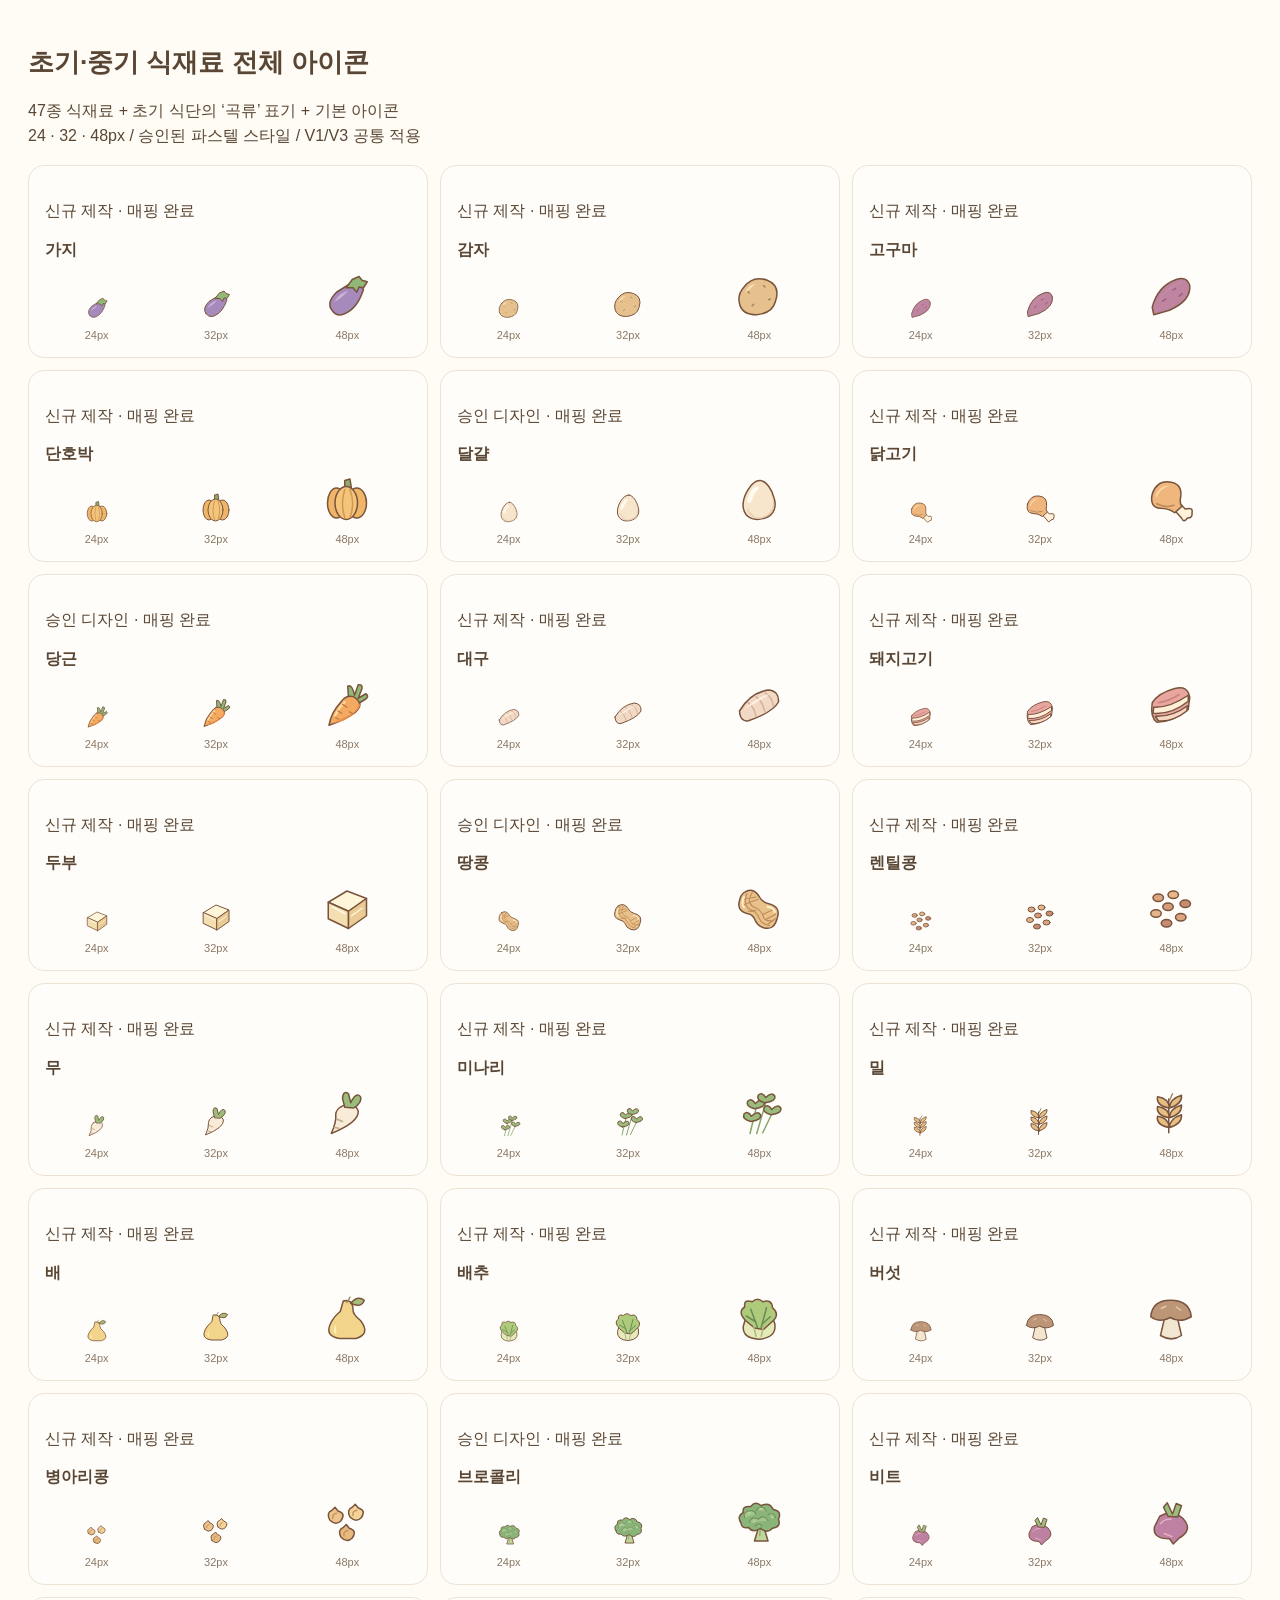
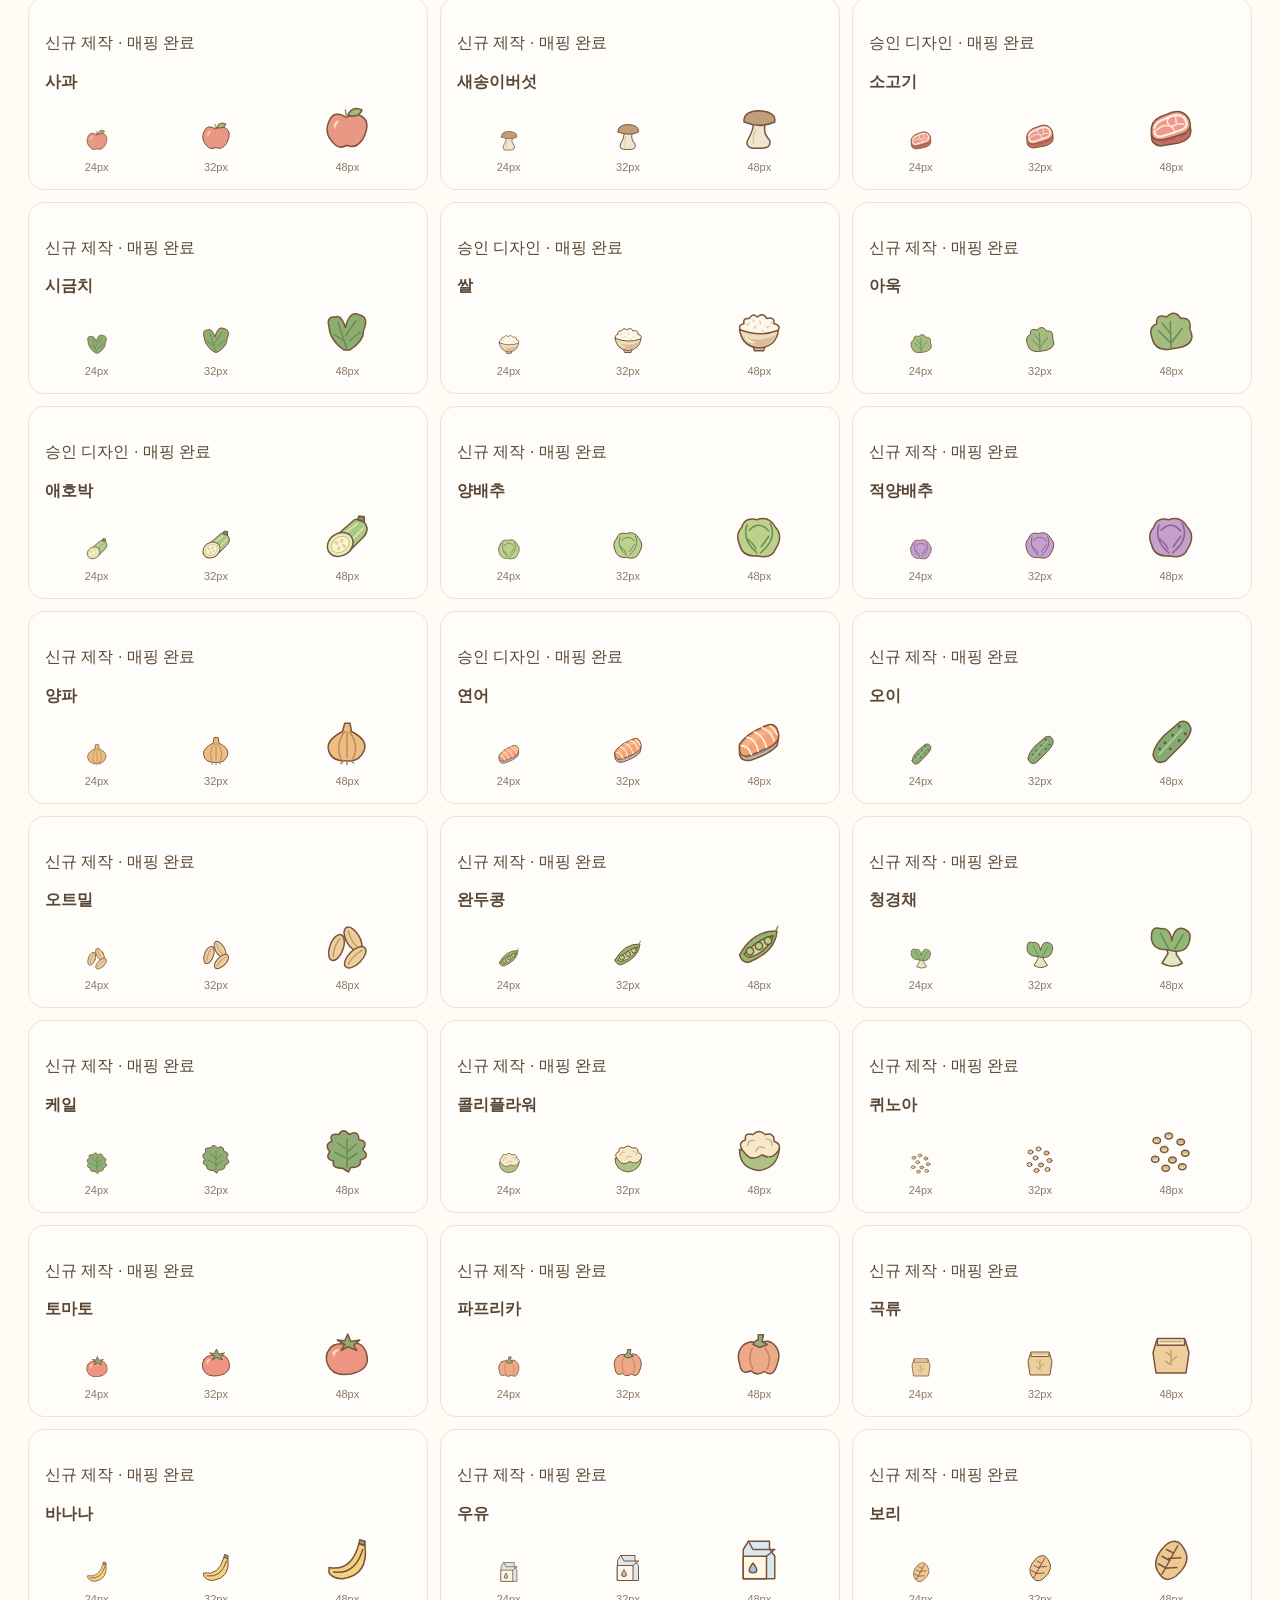
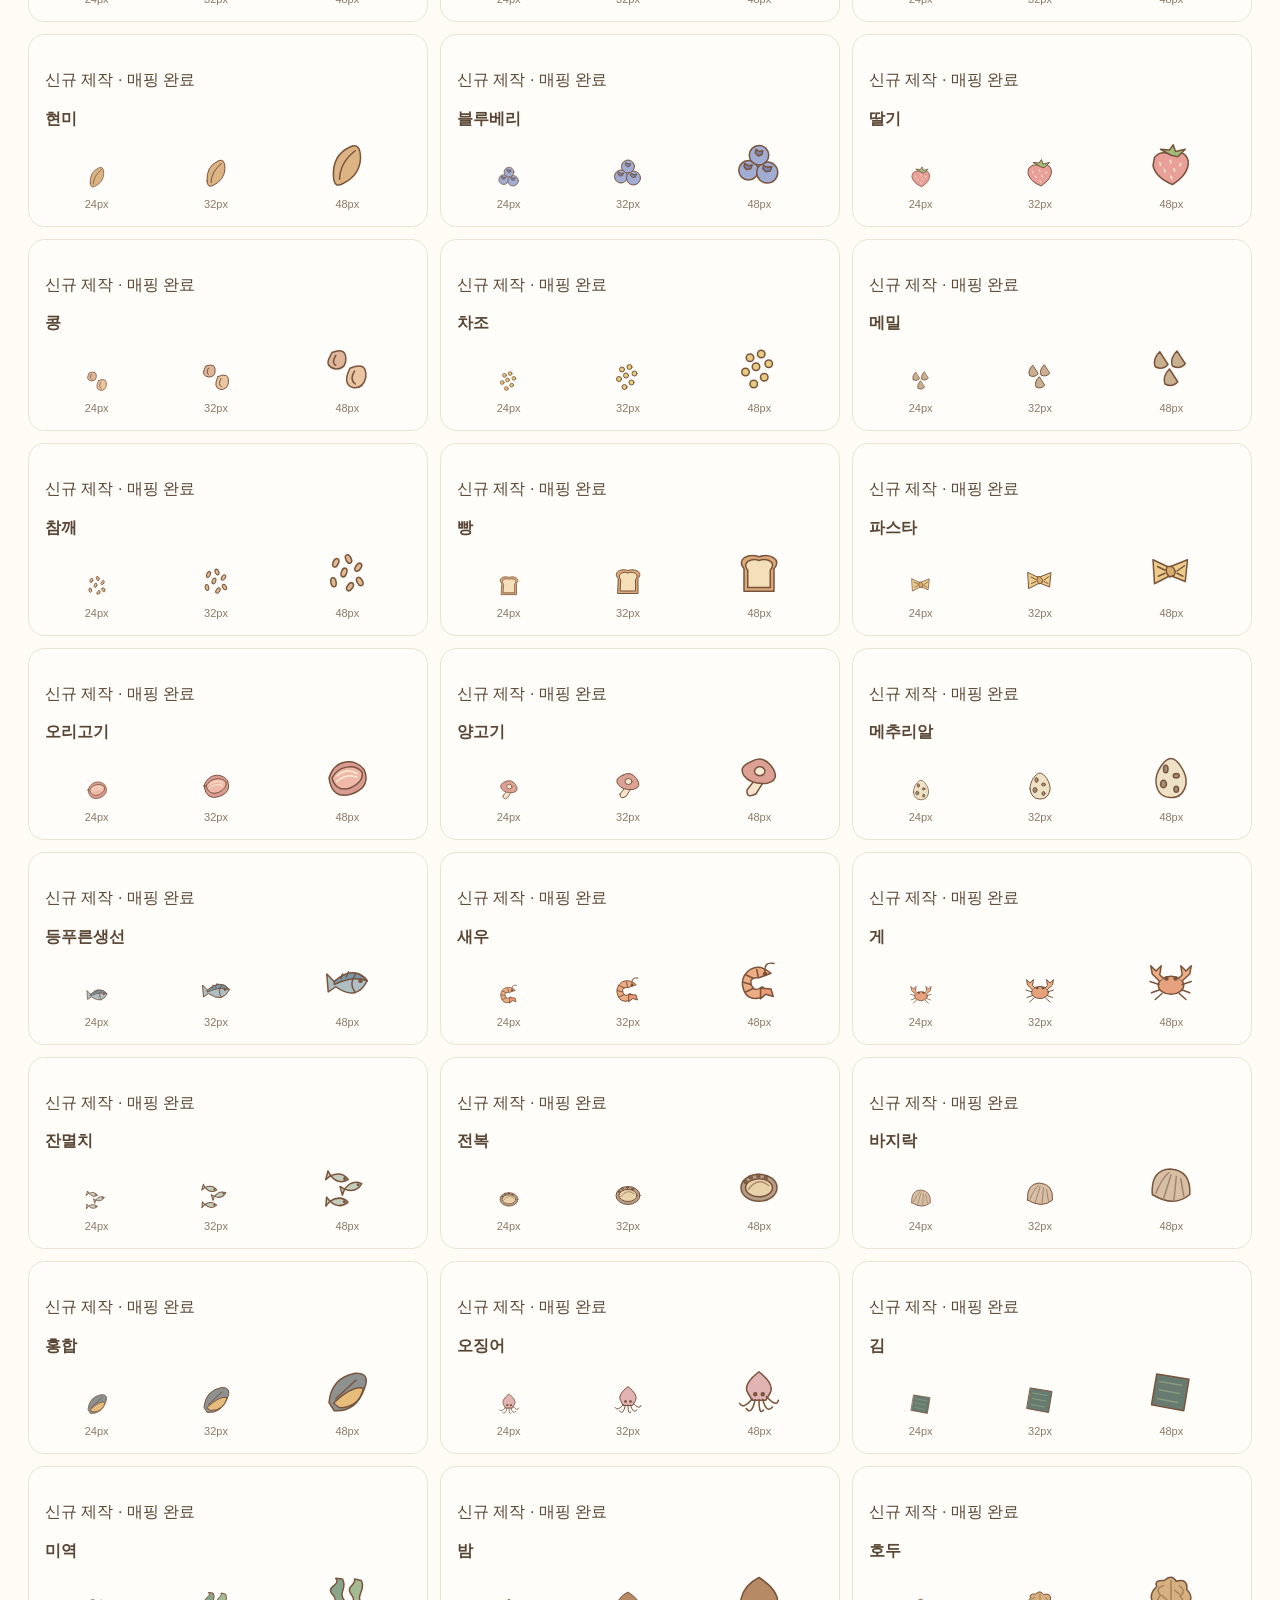
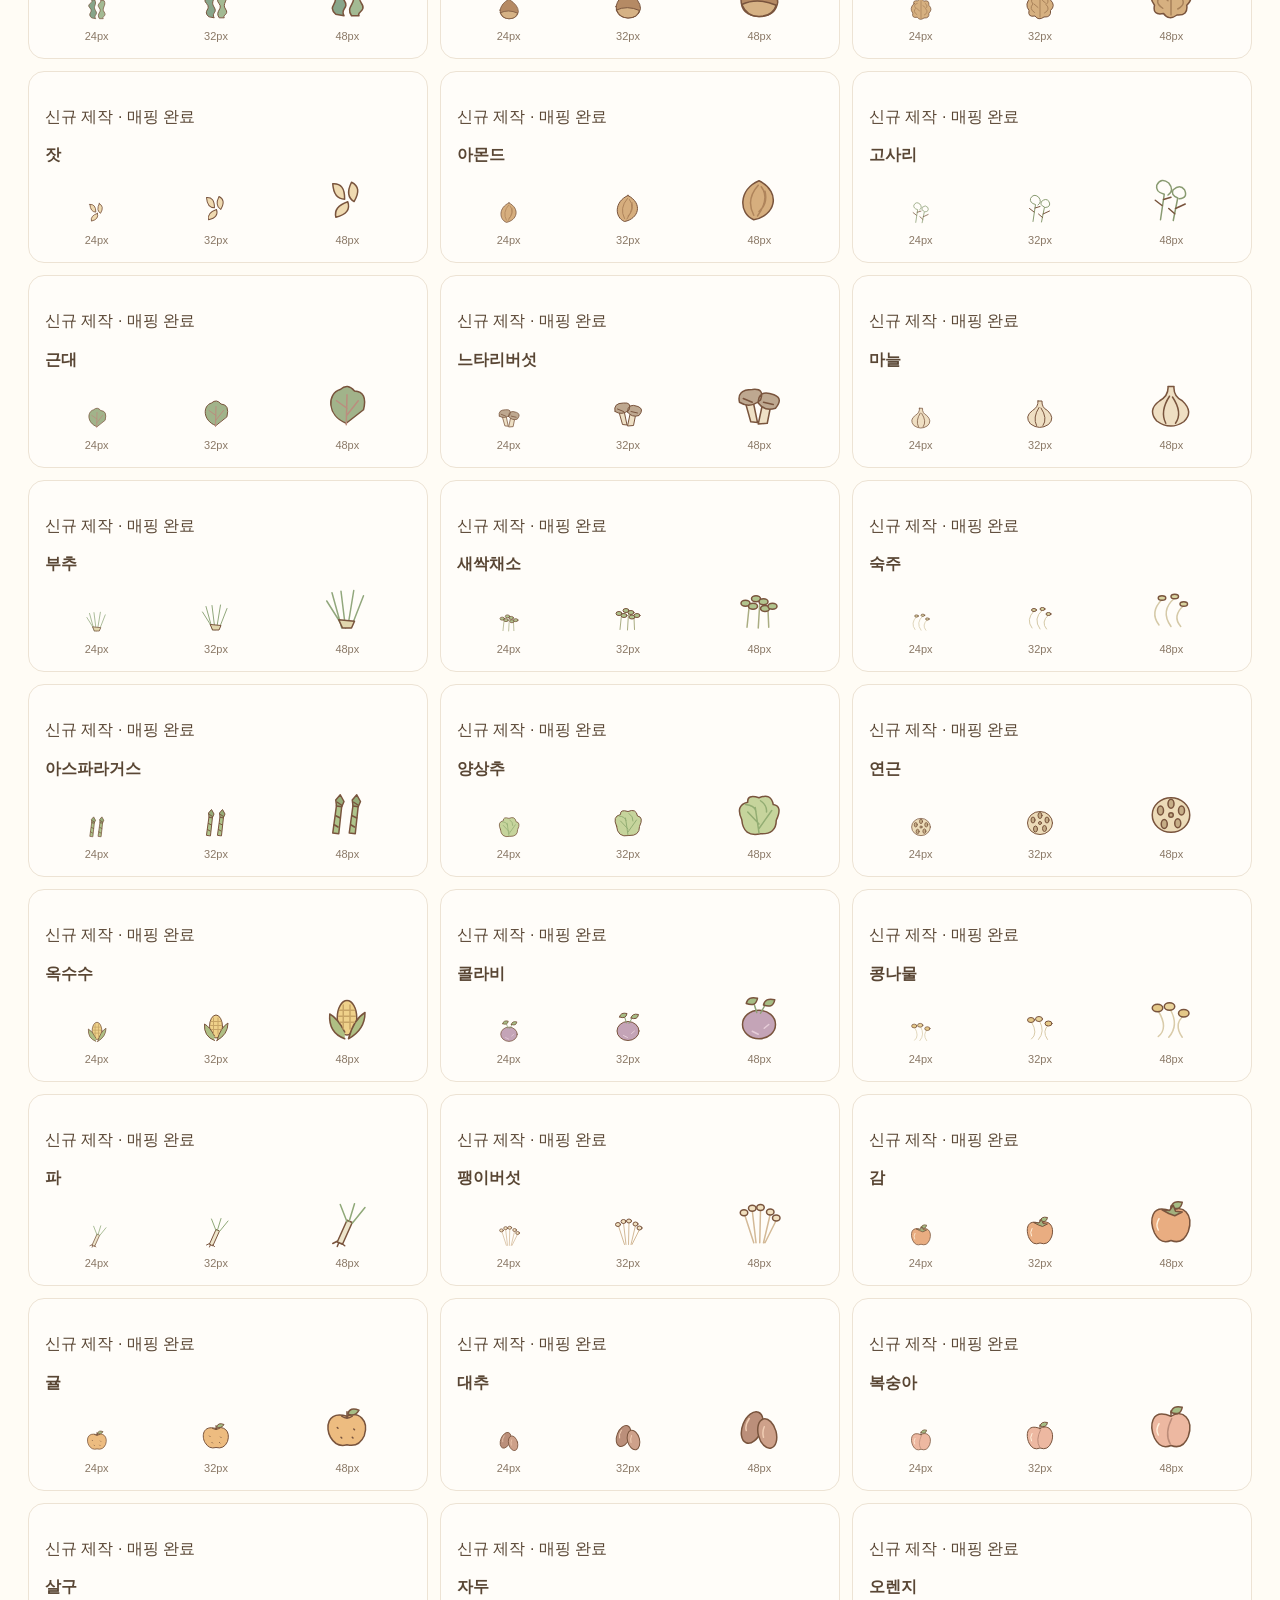
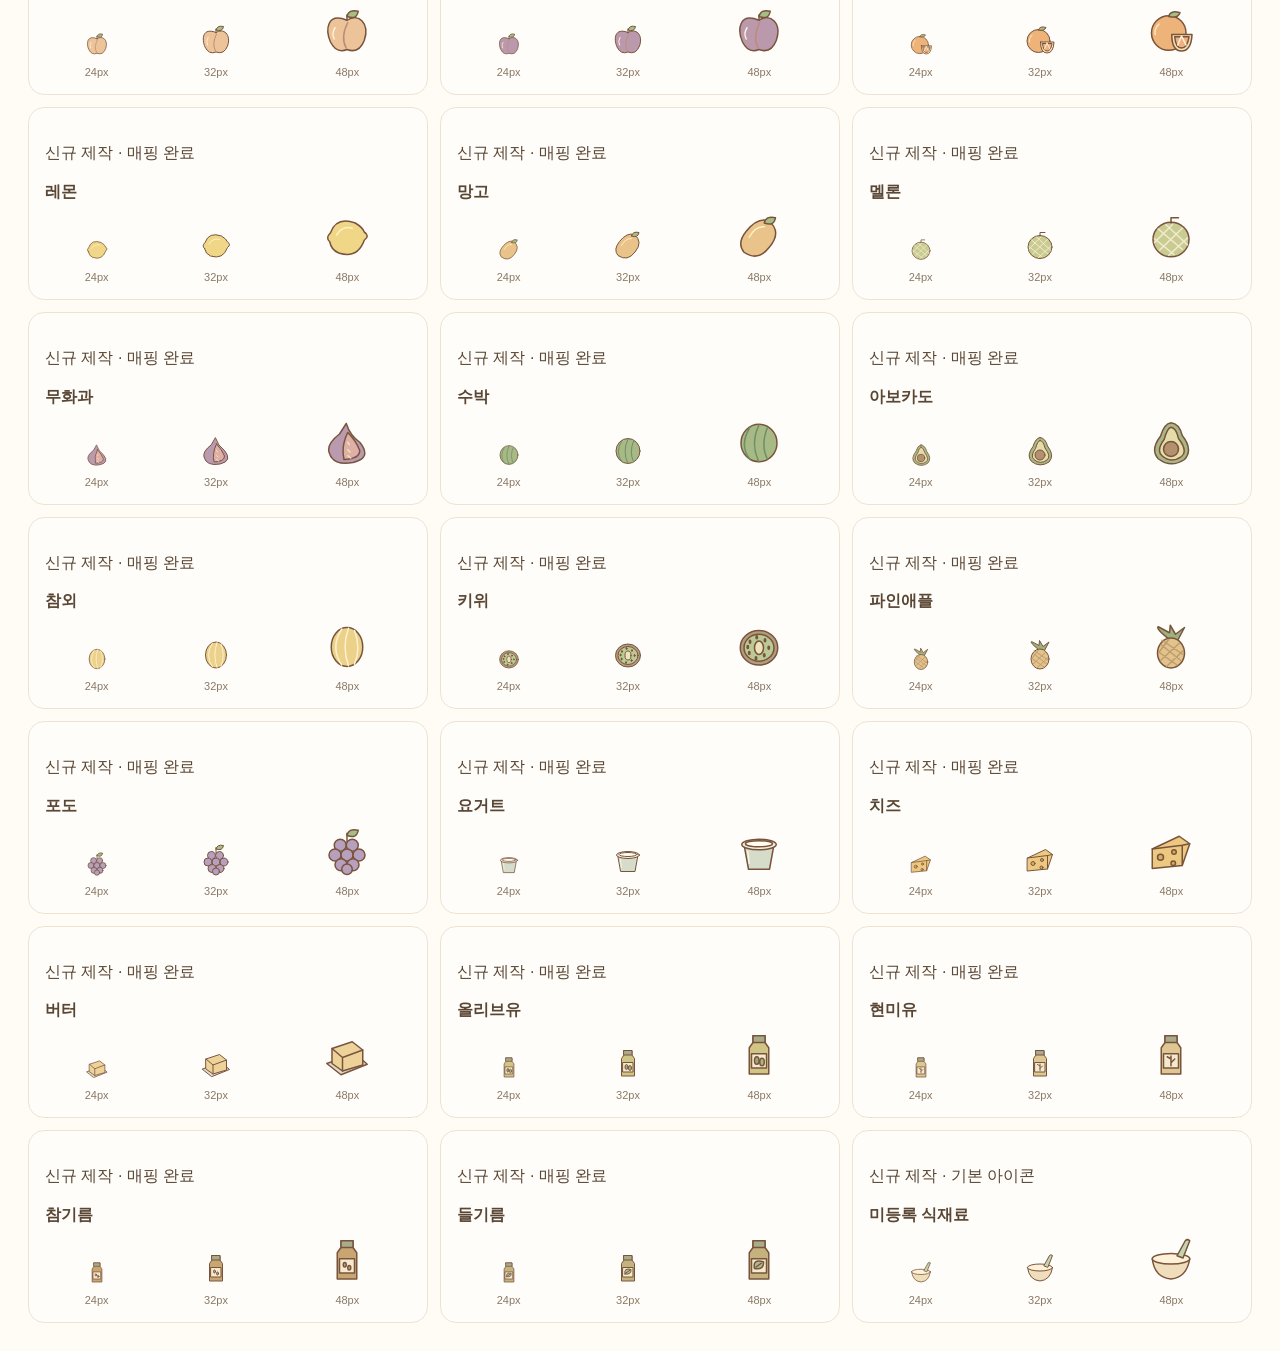
<file: previews/all-icons.html>
<!doctype html><html lang="ko"><meta charset="utf-8"><meta name="viewport" content="width=device-width,initial-scale=1"><title>전체 식재료 아이콘 검토</title><style>*{box-sizing:border-box}body{margin:0;padding:28px;background:#fffcf5;color:#594634;font:16px -apple-system,sans-serif}h1{font-size:26px}.grid{display:grid;grid-template-columns:repeat(3,minmax(0,1fr));gap:12px}.card{background:#fffdf9;border:1px solid #ede3d4;border-radius:16px;padding:16px}.samples{display:flex;align-items:end;justify-content:space-around;gap:12px;min-height:80px}figure{margin:0;text-align:center}figcaption{font-size:11px;margin-top:9px;color:#8a7866}h2{font-size:16px;margin:0}p{line-height:1.6} @media(max-width:700px){.grid{grid-template-columns:repeat(2,minmax(0,1fr))}body{padding:12px}} @media(max-width:400px){.grid{grid-template-columns:1fr}}</style><h1>초기·중기 식재료 전체 아이콘</h1><p>47종 식재료 + 초기 식단의 ‘곡류’ 표기 + 기본 아이콘<br>24 · 32 · 48px / 승인된 파스텔 스타일 / V1/V3 공통 적용</p><div class="grid" id="grid"></div><script src="../assets/food-icons/adapter.js"></script><script>for(const name of [...PlannerFoodIcons.names,'미등록 식재료']){const card=document.createElement('section');card.className='card';const title=document.createElement('h2');title.textContent=name;const info=document.createElement('p');info.textContent=(['쌀','소고기','달걀','땅콩','브로콜리','당근','애호박','연어'].includes(name)?'승인 디자인':'신규 제작')+' · '+(name==='미등록 식재료'?'기본 아이콘':'매핑 완료');card.append(info);card.append(title);const samples=document.createElement('div');samples.className='samples';for(const size of [24,32,48]){const figure=document.createElement('figure');figure.append(PlannerFoodIcons.create(name,size));const caption=document.createElement('figcaption');caption.textContent=size+'px';figure.append(caption);samples.append(figure)}card.append(samples);grid.append(card)}</script></html>
</file>
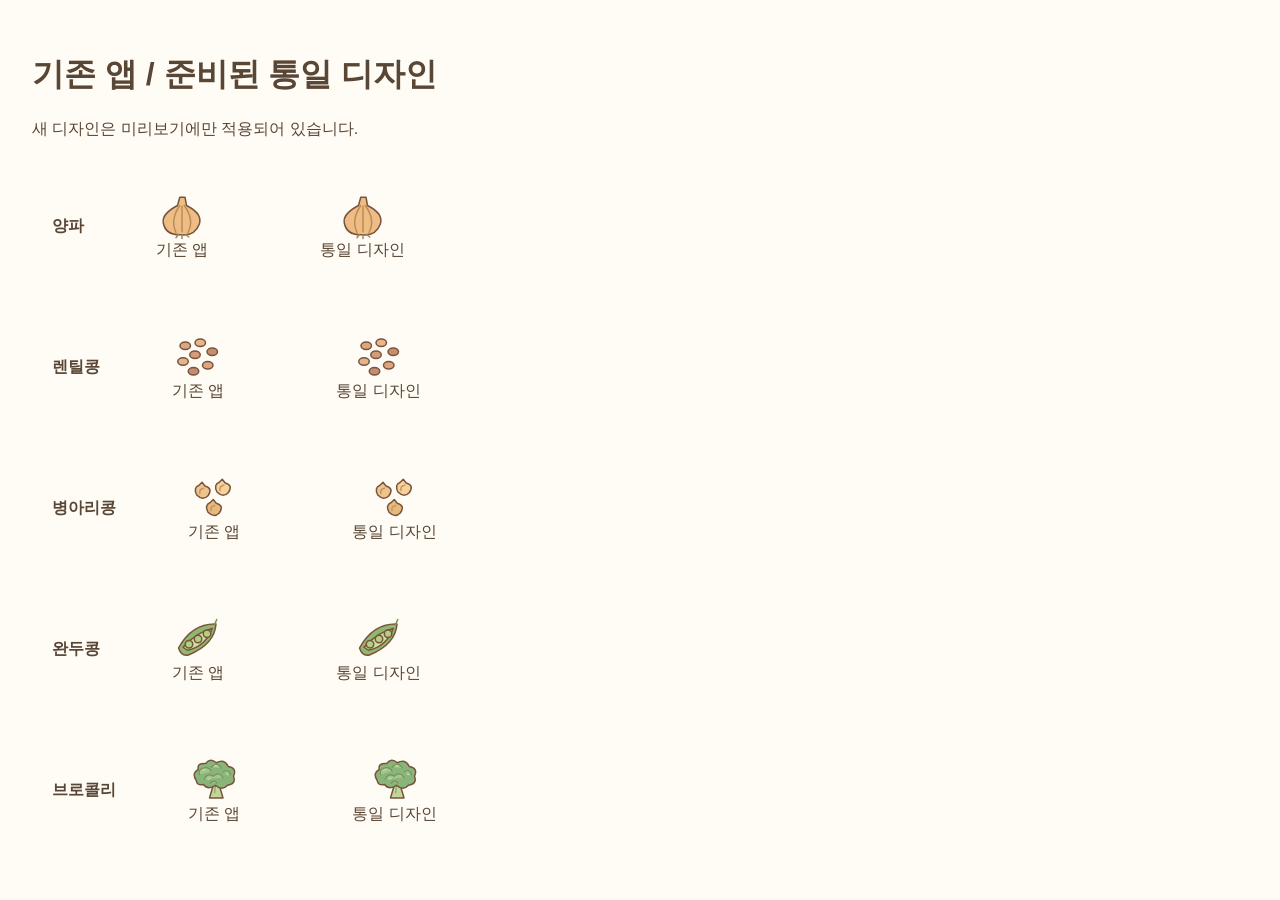
<file: previews/icon-comparison.html>
<!doctype html><html lang="ko"><meta charset="utf-8"><title>식재료 아이콘 수정 전후</title><style>body{background:#fffcf5;color:#594634;font:16px sans-serif;padding:24px}section{display:flex;align-items:center;gap:32px;padding:20px}svg,img{width:48px;height:48px}figure{text-align:center}</style><h1>기존 앱 / 준비된 통일 디자인</h1><p>새 디자인은 미리보기에만 적용되어 있습니다.</p><div id="rows"></div><script src="../v3/icons.js"></script><script src="../assets/food-icons/adapter.js"></script><script>for(const name of ['양파','렌틸콩','병아리콩','완두콩','브로콜리']){const s=document.createElement('section');const title=document.createElement('b');title.textContent=name;s.append(title);const old=document.createElement('figure');old.innerHTML=PlannerIcons.food(name)+'<figcaption>기존 앱</figcaption>';const next=document.createElement('figure');next.append(PlannerFoodIcons.create(name,48));const cap=document.createElement('figcaption');cap.textContent='통일 디자인';next.append(cap);s.append(old,next);rows.append(s)}</script></html>
</file>
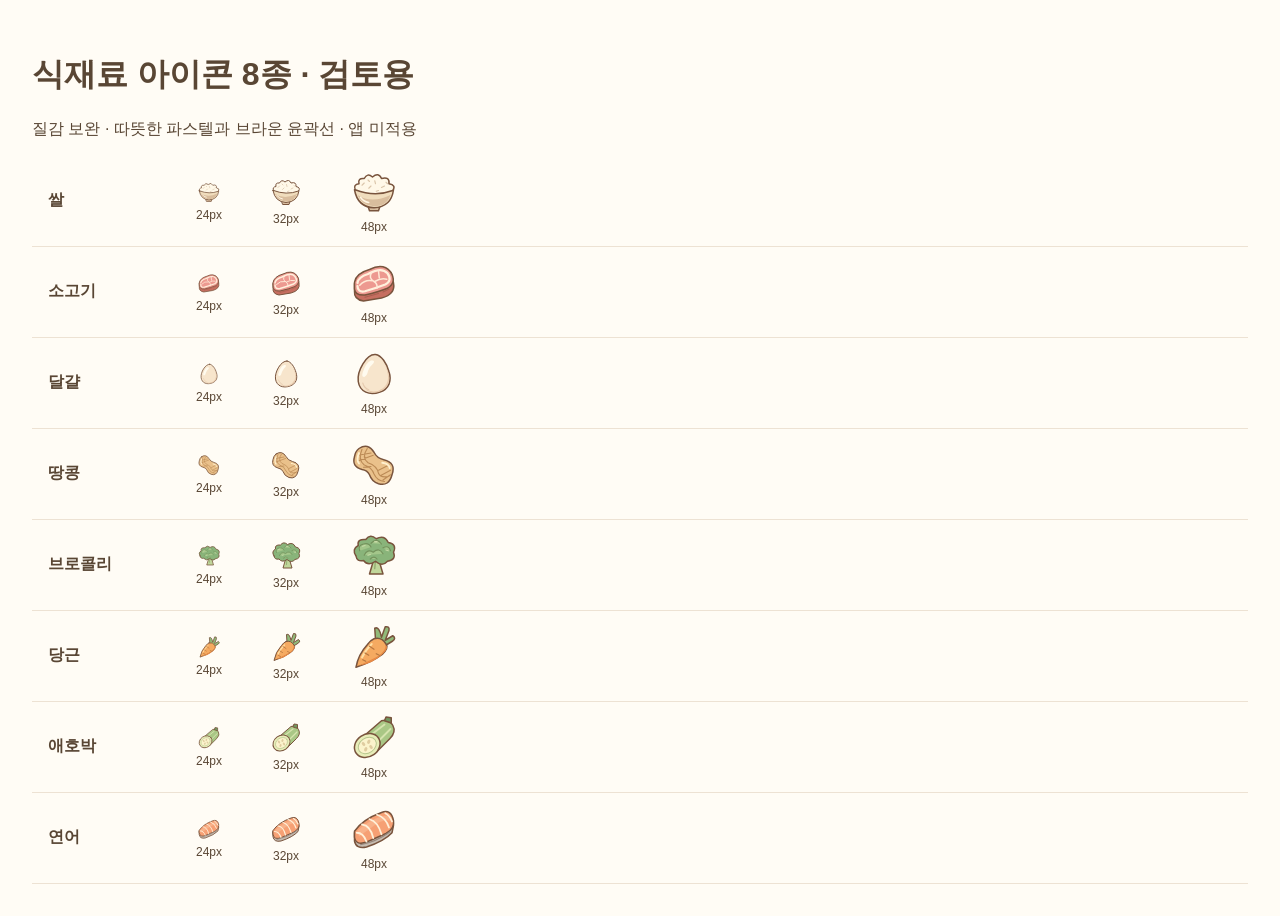
<file: previews/icons.html>
<!doctype html><html lang="ko"><meta charset="utf-8"><meta name="viewport" content="width=device-width,initial-scale=1"><title>식재료 아이콘 샘플</title><style>body{background:#fffcf5;color:#594634;font:16px sans-serif;padding:24px}section{display:flex;align-items:center;gap:48px;padding:12px 16px;border-bottom:1px solid #ede2d3}h2{width:100px;font-size:16px}figure{text-align:center;margin:0}figcaption{font-size:12px}</style><h1>식재료 아이콘 8종 · 검토용</h1><p>질감 보완 · 따뜻한 파스텔과 브라운 윤곽선 · 앱 미적용</p><section><h2>쌀</h2><figure><img src="icons/rice.svg" width="24" height="24" alt="쌀"><figcaption>24px</figcaption></figure><figure><img src="icons/rice.svg" width="32" height="32" alt="쌀"><figcaption>32px</figcaption></figure><figure><img src="icons/rice.svg" width="48" height="48" alt="쌀"><figcaption>48px</figcaption></figure></section><section><h2>소고기</h2><figure><img src="icons/beef.svg" width="24" height="24" alt="소고기"><figcaption>24px</figcaption></figure><figure><img src="icons/beef.svg" width="32" height="32" alt="소고기"><figcaption>32px</figcaption></figure><figure><img src="icons/beef.svg" width="48" height="48" alt="소고기"><figcaption>48px</figcaption></figure></section><section><h2>달걀</h2><figure><img src="icons/egg.svg" width="24" height="24" alt="달걀"><figcaption>24px</figcaption></figure><figure><img src="icons/egg.svg" width="32" height="32" alt="달걀"><figcaption>32px</figcaption></figure><figure><img src="icons/egg.svg" width="48" height="48" alt="달걀"><figcaption>48px</figcaption></figure></section><section><h2>땅콩</h2><figure><img src="icons/peanut.svg" width="24" height="24" alt="땅콩"><figcaption>24px</figcaption></figure><figure><img src="icons/peanut.svg" width="32" height="32" alt="땅콩"><figcaption>32px</figcaption></figure><figure><img src="icons/peanut.svg" width="48" height="48" alt="땅콩"><figcaption>48px</figcaption></figure></section><section><h2>브로콜리</h2><figure><img src="icons/broccoli.svg" width="24" height="24" alt="브로콜리"><figcaption>24px</figcaption></figure><figure><img src="icons/broccoli.svg" width="32" height="32" alt="브로콜리"><figcaption>32px</figcaption></figure><figure><img src="icons/broccoli.svg" width="48" height="48" alt="브로콜리"><figcaption>48px</figcaption></figure></section><section><h2>당근</h2><figure><img src="icons/carrot.svg" width="24" height="24" alt="당근"><figcaption>24px</figcaption></figure><figure><img src="icons/carrot.svg" width="32" height="32" alt="당근"><figcaption>32px</figcaption></figure><figure><img src="icons/carrot.svg" width="48" height="48" alt="당근"><figcaption>48px</figcaption></figure></section><section><h2>애호박</h2><figure><img src="icons/zucchini.svg" width="24" height="24" alt="애호박"><figcaption>24px</figcaption></figure><figure><img src="icons/zucchini.svg" width="32" height="32" alt="애호박"><figcaption>32px</figcaption></figure><figure><img src="icons/zucchini.svg" width="48" height="48" alt="애호박"><figcaption>48px</figcaption></figure></section><section><h2>연어</h2><figure><img src="icons/salmon.svg" width="24" height="24" alt="연어"><figcaption>24px</figcaption></figure><figure><img src="icons/salmon.svg" width="32" height="32" alt="연어"><figcaption>32px</figcaption></figure><figure><img src="icons/salmon.svg" width="48" height="48" alt="연어"><figcaption>48px</figcaption></figure></section>
</file>
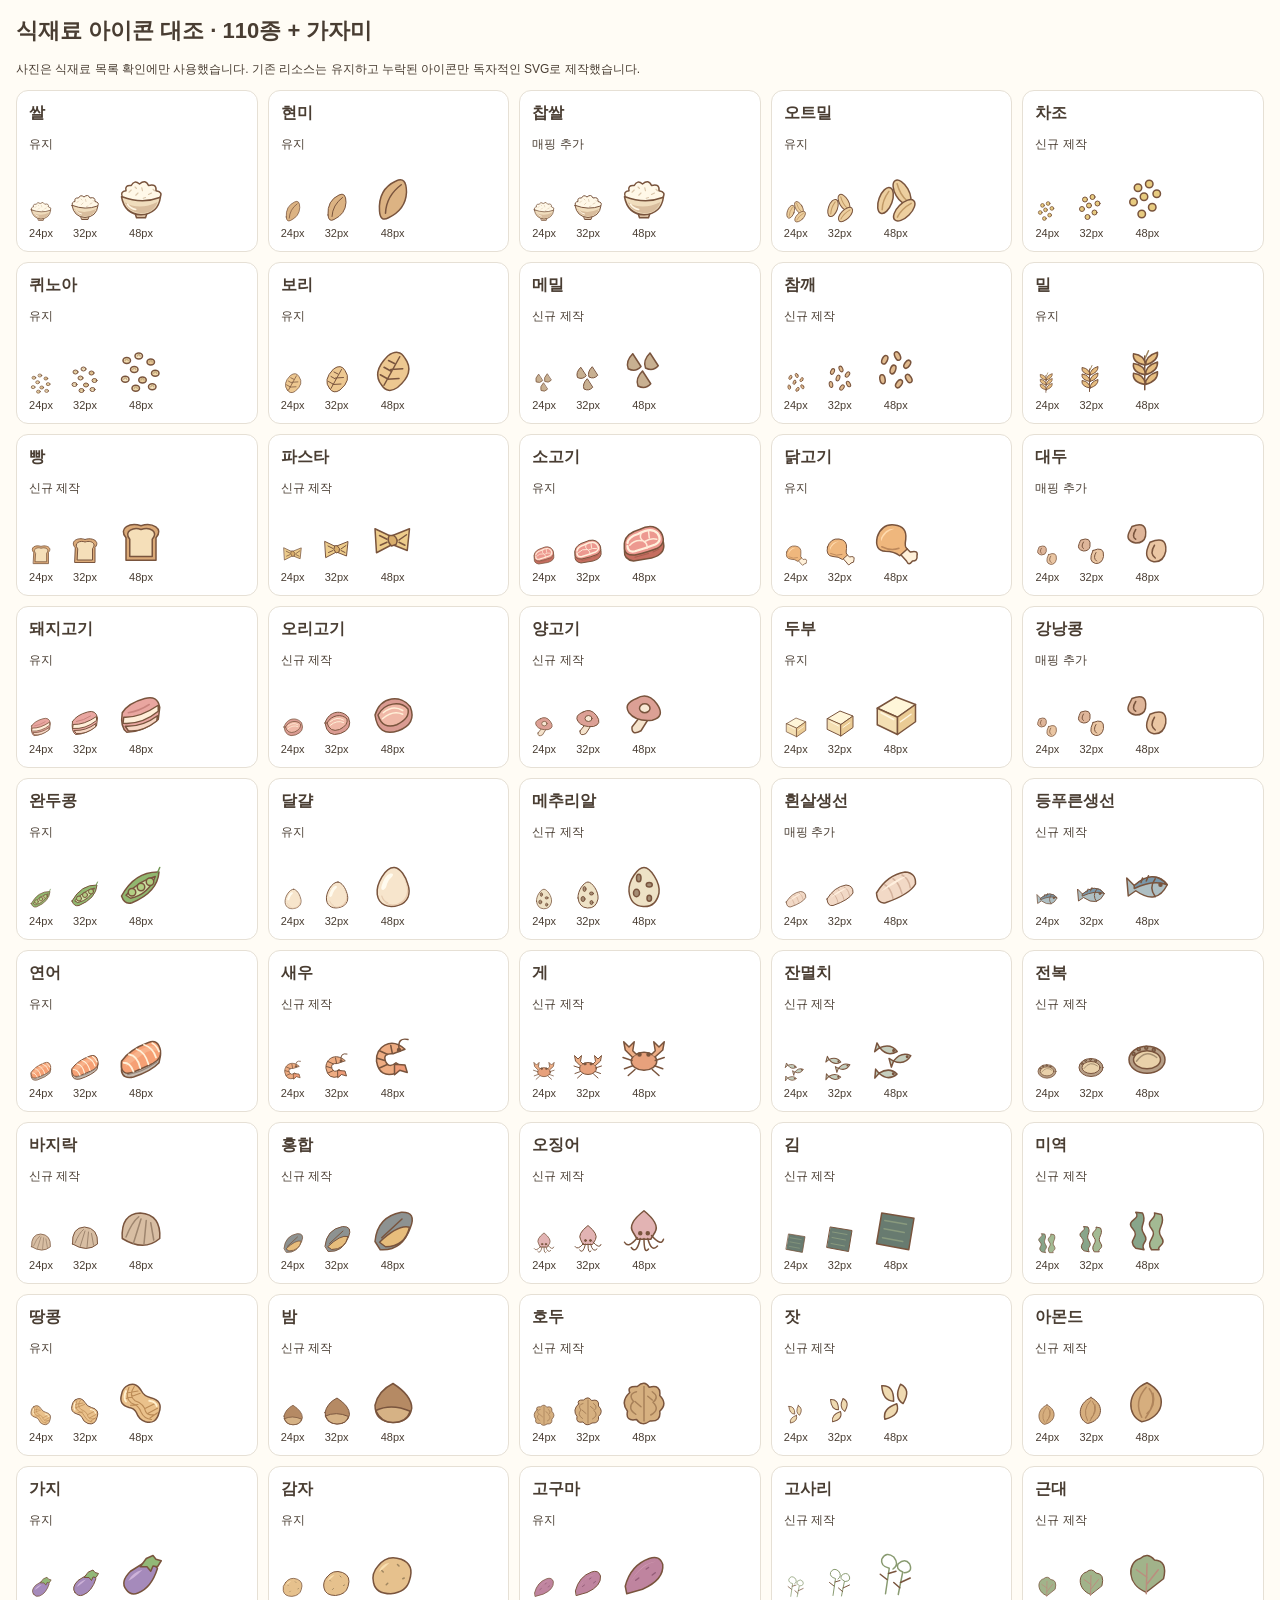
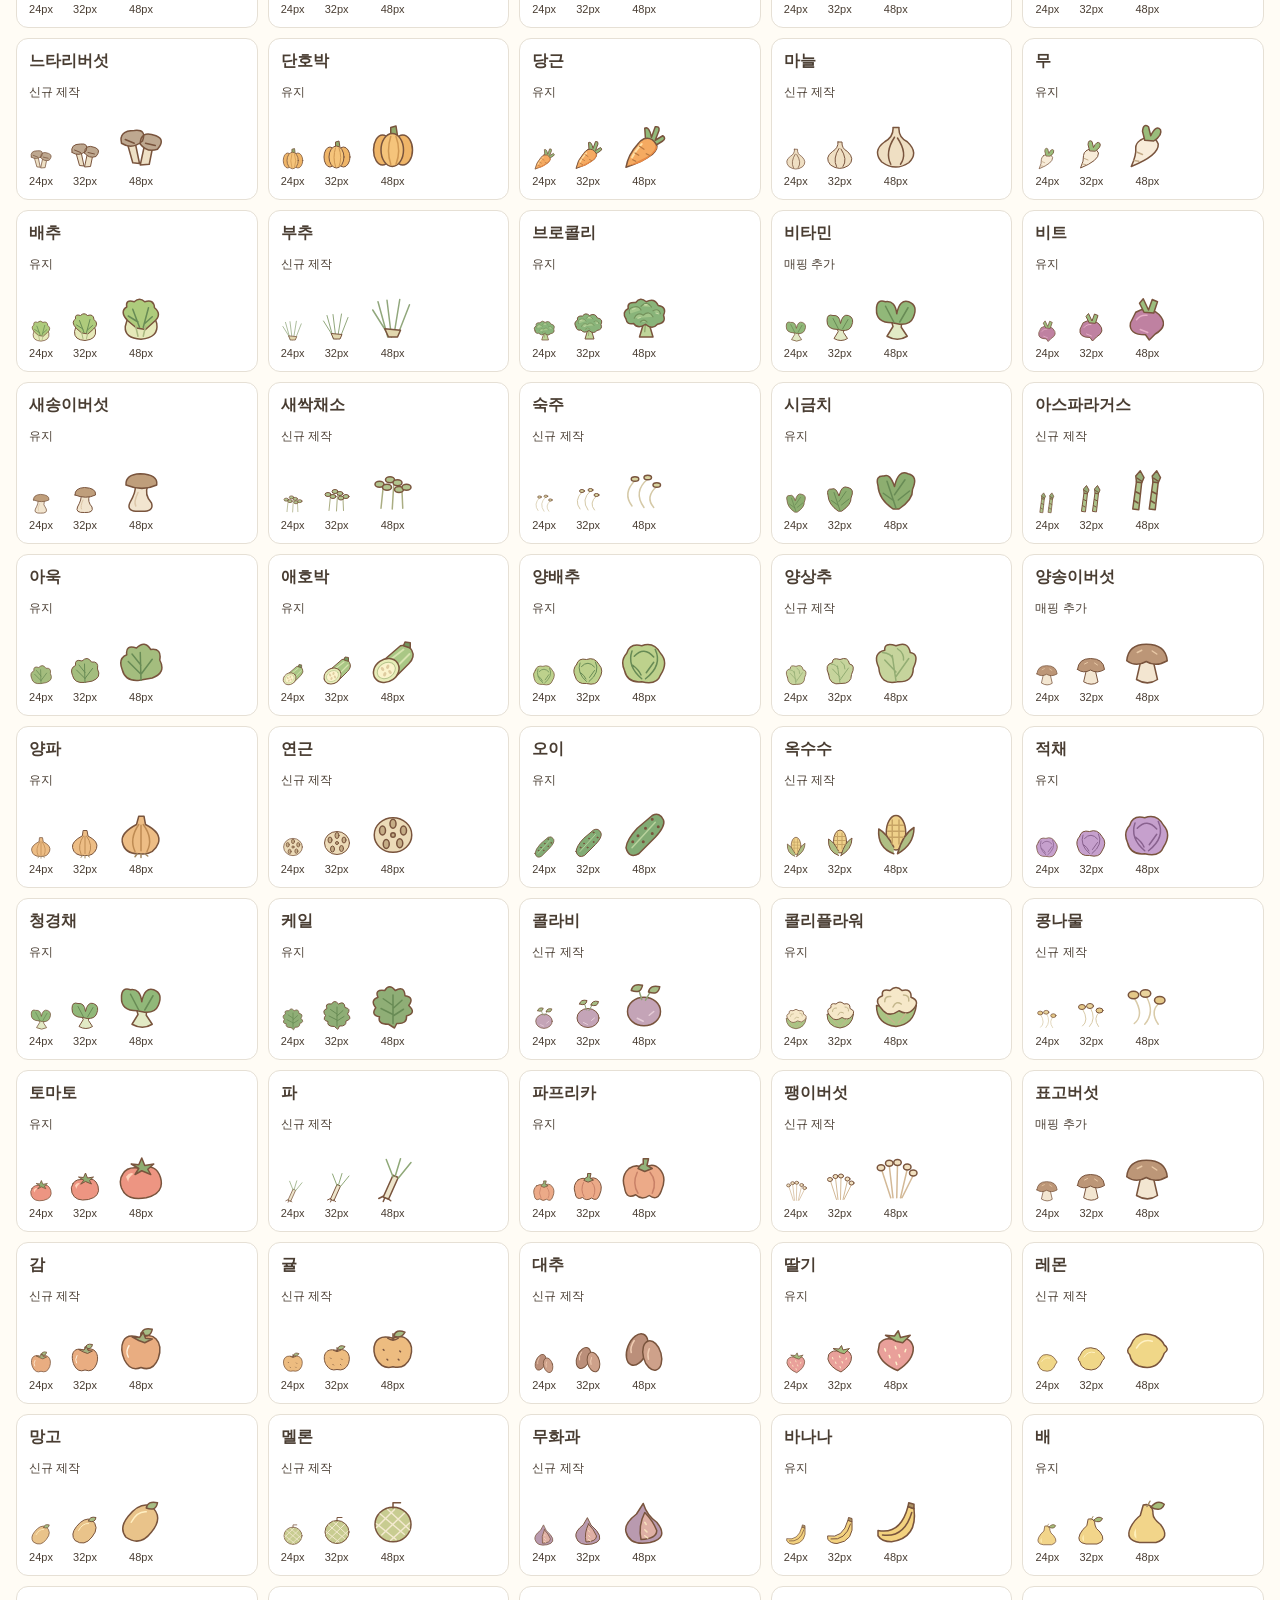
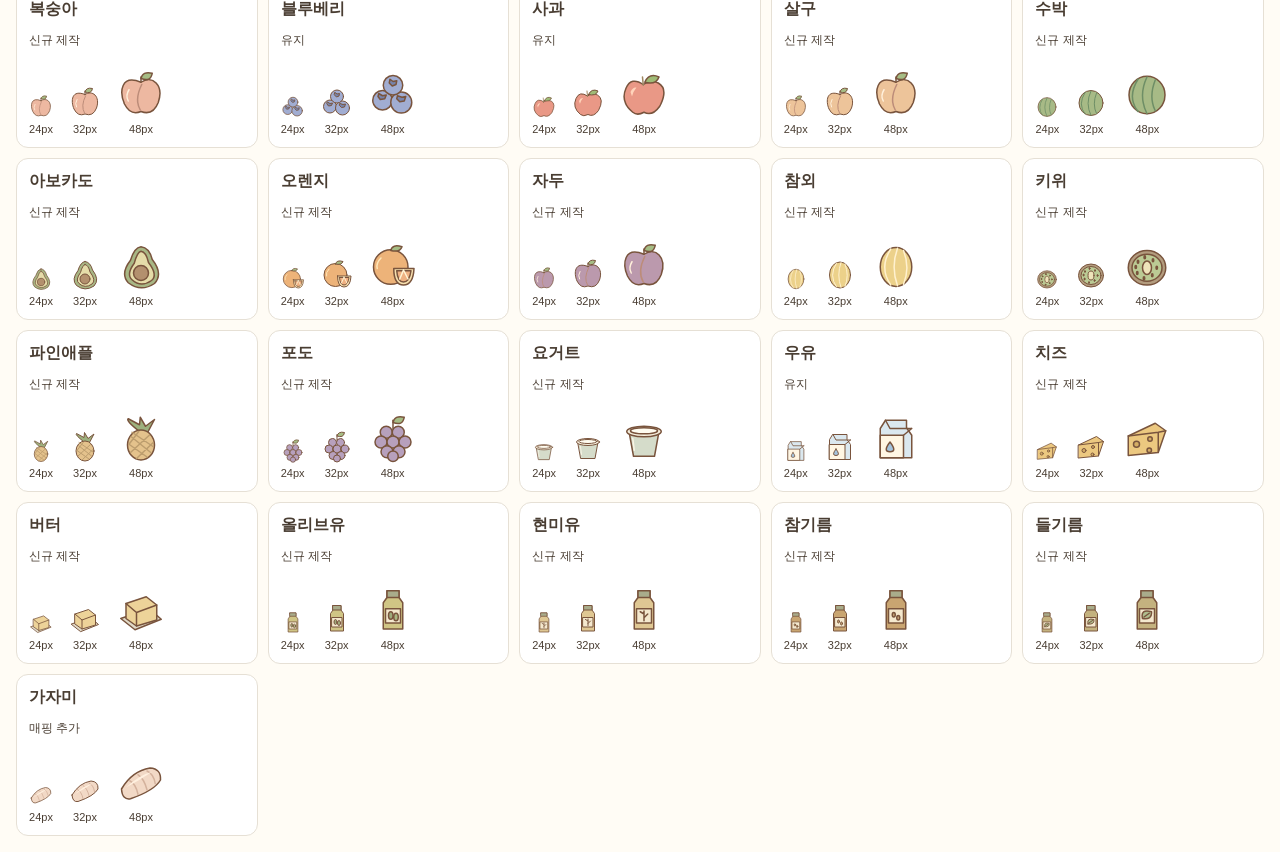
<file: assets/food-icons/preview.html>
<!doctype html><html lang="ko"><meta charset="utf-8"><meta name="viewport" content="width=device-width,initial-scale=1"><title>식재료 아이콘 대조</title><style>body{margin:16px;background:#fffcf5;color:#493d32;font:14px sans-serif}h1{font-size:22px}.grid{display:grid;grid-template-columns:repeat(auto-fit,minmax(200px,1fr));gap:10px}.card{padding:12px;background:white;border:1px solid #e6e0d5;border-radius:12px}.sizes{display:flex;align-items:end;gap:16px;min-height:74px}.sizes span{display:grid;text-align:center;gap:4px;font-size:11px}p{font-size:12px}h2{font-size:16px;margin:0 0 6px}</style><h1>식재료 아이콘 대조 · 110종 + 가자미</h1><p>사진은 식재료 목록 확인에만 사용했습니다. 기존 리소스는 유지하고 누락된 아이콘만 독자적인 SVG로 제작했습니다.</p><div class="grid"><section class="card"><h2>쌀</h2><p>유지</p><div class="sizes"><span><img src="rice.svg" width="24" height="24" alt="쌀">24px</span><span><img src="rice.svg" width="32" height="32" alt="쌀">32px</span><span><img src="rice.svg" width="48" height="48" alt="쌀">48px</span></div></section><section class="card"><h2>현미</h2><p>유지</p><div class="sizes"><span><img src="brown-rice.svg" width="24" height="24" alt="현미">24px</span><span><img src="brown-rice.svg" width="32" height="32" alt="현미">32px</span><span><img src="brown-rice.svg" width="48" height="48" alt="현미">48px</span></div></section><section class="card"><h2>찹쌀</h2><p>매핑 추가</p><div class="sizes"><span><img src="rice.svg" width="24" height="24" alt="찹쌀">24px</span><span><img src="rice.svg" width="32" height="32" alt="찹쌀">32px</span><span><img src="rice.svg" width="48" height="48" alt="찹쌀">48px</span></div></section><section class="card"><h2>오트밀</h2><p>유지</p><div class="sizes"><span><img src="oats.svg" width="24" height="24" alt="오트밀">24px</span><span><img src="oats.svg" width="32" height="32" alt="오트밀">32px</span><span><img src="oats.svg" width="48" height="48" alt="오트밀">48px</span></div></section><section class="card"><h2>차조</h2><p>신규 제작</p><div class="sizes"><span><img src="millet.svg" width="24" height="24" alt="차조">24px</span><span><img src="millet.svg" width="32" height="32" alt="차조">32px</span><span><img src="millet.svg" width="48" height="48" alt="차조">48px</span></div></section><section class="card"><h2>퀴노아</h2><p>유지</p><div class="sizes"><span><img src="quinoa.svg" width="24" height="24" alt="퀴노아">24px</span><span><img src="quinoa.svg" width="32" height="32" alt="퀴노아">32px</span><span><img src="quinoa.svg" width="48" height="48" alt="퀴노아">48px</span></div></section><section class="card"><h2>보리</h2><p>유지</p><div class="sizes"><span><img src="barley.svg" width="24" height="24" alt="보리">24px</span><span><img src="barley.svg" width="32" height="32" alt="보리">32px</span><span><img src="barley.svg" width="48" height="48" alt="보리">48px</span></div></section><section class="card"><h2>메밀</h2><p>신규 제작</p><div class="sizes"><span><img src="buckwheat.svg" width="24" height="24" alt="메밀">24px</span><span><img src="buckwheat.svg" width="32" height="32" alt="메밀">32px</span><span><img src="buckwheat.svg" width="48" height="48" alt="메밀">48px</span></div></section><section class="card"><h2>참깨</h2><p>신규 제작</p><div class="sizes"><span><img src="sesame.svg" width="24" height="24" alt="참깨">24px</span><span><img src="sesame.svg" width="32" height="32" alt="참깨">32px</span><span><img src="sesame.svg" width="48" height="48" alt="참깨">48px</span></div></section><section class="card"><h2>밀</h2><p>유지</p><div class="sizes"><span><img src="wheat.svg" width="24" height="24" alt="밀">24px</span><span><img src="wheat.svg" width="32" height="32" alt="밀">32px</span><span><img src="wheat.svg" width="48" height="48" alt="밀">48px</span></div></section><section class="card"><h2>빵</h2><p>신규 제작</p><div class="sizes"><span><img src="bread.svg" width="24" height="24" alt="빵">24px</span><span><img src="bread.svg" width="32" height="32" alt="빵">32px</span><span><img src="bread.svg" width="48" height="48" alt="빵">48px</span></div></section><section class="card"><h2>파스타</h2><p>신규 제작</p><div class="sizes"><span><img src="pasta.svg" width="24" height="24" alt="파스타">24px</span><span><img src="pasta.svg" width="32" height="32" alt="파스타">32px</span><span><img src="pasta.svg" width="48" height="48" alt="파스타">48px</span></div></section><section class="card"><h2>소고기</h2><p>유지</p><div class="sizes"><span><img src="beef.svg" width="24" height="24" alt="소고기">24px</span><span><img src="beef.svg" width="32" height="32" alt="소고기">32px</span><span><img src="beef.svg" width="48" height="48" alt="소고기">48px</span></div></section><section class="card"><h2>닭고기</h2><p>유지</p><div class="sizes"><span><img src="chicken.svg" width="24" height="24" alt="닭고기">24px</span><span><img src="chicken.svg" width="32" height="32" alt="닭고기">32px</span><span><img src="chicken.svg" width="48" height="48" alt="닭고기">48px</span></div></section><section class="card"><h2>대두</h2><p>매핑 추가</p><div class="sizes"><span><img src="beans.svg" width="24" height="24" alt="대두">24px</span><span><img src="beans.svg" width="32" height="32" alt="대두">32px</span><span><img src="beans.svg" width="48" height="48" alt="대두">48px</span></div></section><section class="card"><h2>돼지고기</h2><p>유지</p><div class="sizes"><span><img src="pork.svg" width="24" height="24" alt="돼지고기">24px</span><span><img src="pork.svg" width="32" height="32" alt="돼지고기">32px</span><span><img src="pork.svg" width="48" height="48" alt="돼지고기">48px</span></div></section><section class="card"><h2>오리고기</h2><p>신규 제작</p><div class="sizes"><span><img src="duck.svg" width="24" height="24" alt="오리고기">24px</span><span><img src="duck.svg" width="32" height="32" alt="오리고기">32px</span><span><img src="duck.svg" width="48" height="48" alt="오리고기">48px</span></div></section><section class="card"><h2>양고기</h2><p>신규 제작</p><div class="sizes"><span><img src="lamb.svg" width="24" height="24" alt="양고기">24px</span><span><img src="lamb.svg" width="32" height="32" alt="양고기">32px</span><span><img src="lamb.svg" width="48" height="48" alt="양고기">48px</span></div></section><section class="card"><h2>두부</h2><p>유지</p><div class="sizes"><span><img src="tofu.svg" width="24" height="24" alt="두부">24px</span><span><img src="tofu.svg" width="32" height="32" alt="두부">32px</span><span><img src="tofu.svg" width="48" height="48" alt="두부">48px</span></div></section><section class="card"><h2>강낭콩</h2><p>매핑 추가</p><div class="sizes"><span><img src="beans.svg" width="24" height="24" alt="강낭콩">24px</span><span><img src="beans.svg" width="32" height="32" alt="강낭콩">32px</span><span><img src="beans.svg" width="48" height="48" alt="강낭콩">48px</span></div></section><section class="card"><h2>완두콩</h2><p>유지</p><div class="sizes"><span><img src="peas.svg" width="24" height="24" alt="완두콩">24px</span><span><img src="peas.svg" width="32" height="32" alt="완두콩">32px</span><span><img src="peas.svg" width="48" height="48" alt="완두콩">48px</span></div></section><section class="card"><h2>달걀</h2><p>유지</p><div class="sizes"><span><img src="egg.svg" width="24" height="24" alt="달걀">24px</span><span><img src="egg.svg" width="32" height="32" alt="달걀">32px</span><span><img src="egg.svg" width="48" height="48" alt="달걀">48px</span></div></section><section class="card"><h2>메추리알</h2><p>신규 제작</p><div class="sizes"><span><img src="quail-egg.svg" width="24" height="24" alt="메추리알">24px</span><span><img src="quail-egg.svg" width="32" height="32" alt="메추리알">32px</span><span><img src="quail-egg.svg" width="48" height="48" alt="메추리알">48px</span></div></section><section class="card"><h2>흰살생선</h2><p>매핑 추가</p><div class="sizes"><span><img src="cod.svg" width="24" height="24" alt="흰살생선">24px</span><span><img src="cod.svg" width="32" height="32" alt="흰살생선">32px</span><span><img src="cod.svg" width="48" height="48" alt="흰살생선">48px</span></div></section><section class="card"><h2>등푸른생선</h2><p>신규 제작</p><div class="sizes"><span><img src="blue-fish.svg" width="24" height="24" alt="등푸른생선">24px</span><span><img src="blue-fish.svg" width="32" height="32" alt="등푸른생선">32px</span><span><img src="blue-fish.svg" width="48" height="48" alt="등푸른생선">48px</span></div></section><section class="card"><h2>연어</h2><p>유지</p><div class="sizes"><span><img src="salmon.svg" width="24" height="24" alt="연어">24px</span><span><img src="salmon.svg" width="32" height="32" alt="연어">32px</span><span><img src="salmon.svg" width="48" height="48" alt="연어">48px</span></div></section><section class="card"><h2>새우</h2><p>신규 제작</p><div class="sizes"><span><img src="shrimp.svg" width="24" height="24" alt="새우">24px</span><span><img src="shrimp.svg" width="32" height="32" alt="새우">32px</span><span><img src="shrimp.svg" width="48" height="48" alt="새우">48px</span></div></section><section class="card"><h2>게</h2><p>신규 제작</p><div class="sizes"><span><img src="crab.svg" width="24" height="24" alt="게">24px</span><span><img src="crab.svg" width="32" height="32" alt="게">32px</span><span><img src="crab.svg" width="48" height="48" alt="게">48px</span></div></section><section class="card"><h2>잔멸치</h2><p>신규 제작</p><div class="sizes"><span><img src="anchovies.svg" width="24" height="24" alt="잔멸치">24px</span><span><img src="anchovies.svg" width="32" height="32" alt="잔멸치">32px</span><span><img src="anchovies.svg" width="48" height="48" alt="잔멸치">48px</span></div></section><section class="card"><h2>전복</h2><p>신규 제작</p><div class="sizes"><span><img src="abalone.svg" width="24" height="24" alt="전복">24px</span><span><img src="abalone.svg" width="32" height="32" alt="전복">32px</span><span><img src="abalone.svg" width="48" height="48" alt="전복">48px</span></div></section><section class="card"><h2>바지락</h2><p>신규 제작</p><div class="sizes"><span><img src="clam.svg" width="24" height="24" alt="바지락">24px</span><span><img src="clam.svg" width="32" height="32" alt="바지락">32px</span><span><img src="clam.svg" width="48" height="48" alt="바지락">48px</span></div></section><section class="card"><h2>홍합</h2><p>신규 제작</p><div class="sizes"><span><img src="mussel.svg" width="24" height="24" alt="홍합">24px</span><span><img src="mussel.svg" width="32" height="32" alt="홍합">32px</span><span><img src="mussel.svg" width="48" height="48" alt="홍합">48px</span></div></section><section class="card"><h2>오징어</h2><p>신규 제작</p><div class="sizes"><span><img src="squid.svg" width="24" height="24" alt="오징어">24px</span><span><img src="squid.svg" width="32" height="32" alt="오징어">32px</span><span><img src="squid.svg" width="48" height="48" alt="오징어">48px</span></div></section><section class="card"><h2>김</h2><p>신규 제작</p><div class="sizes"><span><img src="nori.svg" width="24" height="24" alt="김">24px</span><span><img src="nori.svg" width="32" height="32" alt="김">32px</span><span><img src="nori.svg" width="48" height="48" alt="김">48px</span></div></section><section class="card"><h2>미역</h2><p>신규 제작</p><div class="sizes"><span><img src="seaweed.svg" width="24" height="24" alt="미역">24px</span><span><img src="seaweed.svg" width="32" height="32" alt="미역">32px</span><span><img src="seaweed.svg" width="48" height="48" alt="미역">48px</span></div></section><section class="card"><h2>땅콩</h2><p>유지</p><div class="sizes"><span><img src="peanut.svg" width="24" height="24" alt="땅콩">24px</span><span><img src="peanut.svg" width="32" height="32" alt="땅콩">32px</span><span><img src="peanut.svg" width="48" height="48" alt="땅콩">48px</span></div></section><section class="card"><h2>밤</h2><p>신규 제작</p><div class="sizes"><span><img src="chestnut.svg" width="24" height="24" alt="밤">24px</span><span><img src="chestnut.svg" width="32" height="32" alt="밤">32px</span><span><img src="chestnut.svg" width="48" height="48" alt="밤">48px</span></div></section><section class="card"><h2>호두</h2><p>신규 제작</p><div class="sizes"><span><img src="walnut.svg" width="24" height="24" alt="호두">24px</span><span><img src="walnut.svg" width="32" height="32" alt="호두">32px</span><span><img src="walnut.svg" width="48" height="48" alt="호두">48px</span></div></section><section class="card"><h2>잣</h2><p>신규 제작</p><div class="sizes"><span><img src="pine-nuts.svg" width="24" height="24" alt="잣">24px</span><span><img src="pine-nuts.svg" width="32" height="32" alt="잣">32px</span><span><img src="pine-nuts.svg" width="48" height="48" alt="잣">48px</span></div></section><section class="card"><h2>아몬드</h2><p>신규 제작</p><div class="sizes"><span><img src="almond.svg" width="24" height="24" alt="아몬드">24px</span><span><img src="almond.svg" width="32" height="32" alt="아몬드">32px</span><span><img src="almond.svg" width="48" height="48" alt="아몬드">48px</span></div></section><section class="card"><h2>가지</h2><p>유지</p><div class="sizes"><span><img src="eggplant.svg" width="24" height="24" alt="가지">24px</span><span><img src="eggplant.svg" width="32" height="32" alt="가지">32px</span><span><img src="eggplant.svg" width="48" height="48" alt="가지">48px</span></div></section><section class="card"><h2>감자</h2><p>유지</p><div class="sizes"><span><img src="potato.svg" width="24" height="24" alt="감자">24px</span><span><img src="potato.svg" width="32" height="32" alt="감자">32px</span><span><img src="potato.svg" width="48" height="48" alt="감자">48px</span></div></section><section class="card"><h2>고구마</h2><p>유지</p><div class="sizes"><span><img src="sweet-potato.svg" width="24" height="24" alt="고구마">24px</span><span><img src="sweet-potato.svg" width="32" height="32" alt="고구마">32px</span><span><img src="sweet-potato.svg" width="48" height="48" alt="고구마">48px</span></div></section><section class="card"><h2>고사리</h2><p>신규 제작</p><div class="sizes"><span><img src="fern.svg" width="24" height="24" alt="고사리">24px</span><span><img src="fern.svg" width="32" height="32" alt="고사리">32px</span><span><img src="fern.svg" width="48" height="48" alt="고사리">48px</span></div></section><section class="card"><h2>근대</h2><p>신규 제작</p><div class="sizes"><span><img src="chard.svg" width="24" height="24" alt="근대">24px</span><span><img src="chard.svg" width="32" height="32" alt="근대">32px</span><span><img src="chard.svg" width="48" height="48" alt="근대">48px</span></div></section><section class="card"><h2>느타리버섯</h2><p>신규 제작</p><div class="sizes"><span><img src="oyster-mushroom.svg" width="24" height="24" alt="느타리버섯">24px</span><span><img src="oyster-mushroom.svg" width="32" height="32" alt="느타리버섯">32px</span><span><img src="oyster-mushroom.svg" width="48" height="48" alt="느타리버섯">48px</span></div></section><section class="card"><h2>단호박</h2><p>유지</p><div class="sizes"><span><img src="pumpkin.svg" width="24" height="24" alt="단호박">24px</span><span><img src="pumpkin.svg" width="32" height="32" alt="단호박">32px</span><span><img src="pumpkin.svg" width="48" height="48" alt="단호박">48px</span></div></section><section class="card"><h2>당근</h2><p>유지</p><div class="sizes"><span><img src="carrot.svg" width="24" height="24" alt="당근">24px</span><span><img src="carrot.svg" width="32" height="32" alt="당근">32px</span><span><img src="carrot.svg" width="48" height="48" alt="당근">48px</span></div></section><section class="card"><h2>마늘</h2><p>신규 제작</p><div class="sizes"><span><img src="garlic.svg" width="24" height="24" alt="마늘">24px</span><span><img src="garlic.svg" width="32" height="32" alt="마늘">32px</span><span><img src="garlic.svg" width="48" height="48" alt="마늘">48px</span></div></section><section class="card"><h2>무</h2><p>유지</p><div class="sizes"><span><img src="radish.svg" width="24" height="24" alt="무">24px</span><span><img src="radish.svg" width="32" height="32" alt="무">32px</span><span><img src="radish.svg" width="48" height="48" alt="무">48px</span></div></section><section class="card"><h2>배추</h2><p>유지</p><div class="sizes"><span><img src="napa.svg" width="24" height="24" alt="배추">24px</span><span><img src="napa.svg" width="32" height="32" alt="배추">32px</span><span><img src="napa.svg" width="48" height="48" alt="배추">48px</span></div></section><section class="card"><h2>부추</h2><p>신규 제작</p><div class="sizes"><span><img src="chives.svg" width="24" height="24" alt="부추">24px</span><span><img src="chives.svg" width="32" height="32" alt="부추">32px</span><span><img src="chives.svg" width="48" height="48" alt="부추">48px</span></div></section><section class="card"><h2>브로콜리</h2><p>유지</p><div class="sizes"><span><img src="broccoli.svg" width="24" height="24" alt="브로콜리">24px</span><span><img src="broccoli.svg" width="32" height="32" alt="브로콜리">32px</span><span><img src="broccoli.svg" width="48" height="48" alt="브로콜리">48px</span></div></section><section class="card"><h2>비타민</h2><p>매핑 추가</p><div class="sizes"><span><img src="bok-choy.svg" width="24" height="24" alt="비타민">24px</span><span><img src="bok-choy.svg" width="32" height="32" alt="비타민">32px</span><span><img src="bok-choy.svg" width="48" height="48" alt="비타민">48px</span></div></section><section class="card"><h2>비트</h2><p>유지</p><div class="sizes"><span><img src="beet.svg" width="24" height="24" alt="비트">24px</span><span><img src="beet.svg" width="32" height="32" alt="비트">32px</span><span><img src="beet.svg" width="48" height="48" alt="비트">48px</span></div></section><section class="card"><h2>새송이버섯</h2><p>유지</p><div class="sizes"><span><img src="king-oyster.svg" width="24" height="24" alt="새송이버섯">24px</span><span><img src="king-oyster.svg" width="32" height="32" alt="새송이버섯">32px</span><span><img src="king-oyster.svg" width="48" height="48" alt="새송이버섯">48px</span></div></section><section class="card"><h2>새싹채소</h2><p>신규 제작</p><div class="sizes"><span><img src="sprouts.svg" width="24" height="24" alt="새싹채소">24px</span><span><img src="sprouts.svg" width="32" height="32" alt="새싹채소">32px</span><span><img src="sprouts.svg" width="48" height="48" alt="새싹채소">48px</span></div></section><section class="card"><h2>숙주</h2><p>신규 제작</p><div class="sizes"><span><img src="mung-sprouts.svg" width="24" height="24" alt="숙주">24px</span><span><img src="mung-sprouts.svg" width="32" height="32" alt="숙주">32px</span><span><img src="mung-sprouts.svg" width="48" height="48" alt="숙주">48px</span></div></section><section class="card"><h2>시금치</h2><p>유지</p><div class="sizes"><span><img src="spinach.svg" width="24" height="24" alt="시금치">24px</span><span><img src="spinach.svg" width="32" height="32" alt="시금치">32px</span><span><img src="spinach.svg" width="48" height="48" alt="시금치">48px</span></div></section><section class="card"><h2>아스파라거스</h2><p>신규 제작</p><div class="sizes"><span><img src="asparagus.svg" width="24" height="24" alt="아스파라거스">24px</span><span><img src="asparagus.svg" width="32" height="32" alt="아스파라거스">32px</span><span><img src="asparagus.svg" width="48" height="48" alt="아스파라거스">48px</span></div></section><section class="card"><h2>아욱</h2><p>유지</p><div class="sizes"><span><img src="mallow.svg" width="24" height="24" alt="아욱">24px</span><span><img src="mallow.svg" width="32" height="32" alt="아욱">32px</span><span><img src="mallow.svg" width="48" height="48" alt="아욱">48px</span></div></section><section class="card"><h2>애호박</h2><p>유지</p><div class="sizes"><span><img src="zucchini.svg" width="24" height="24" alt="애호박">24px</span><span><img src="zucchini.svg" width="32" height="32" alt="애호박">32px</span><span><img src="zucchini.svg" width="48" height="48" alt="애호박">48px</span></div></section><section class="card"><h2>양배추</h2><p>유지</p><div class="sizes"><span><img src="cabbage.svg" width="24" height="24" alt="양배추">24px</span><span><img src="cabbage.svg" width="32" height="32" alt="양배추">32px</span><span><img src="cabbage.svg" width="48" height="48" alt="양배추">48px</span></div></section><section class="card"><h2>양상추</h2><p>신규 제작</p><div class="sizes"><span><img src="lettuce.svg" width="24" height="24" alt="양상추">24px</span><span><img src="lettuce.svg" width="32" height="32" alt="양상추">32px</span><span><img src="lettuce.svg" width="48" height="48" alt="양상추">48px</span></div></section><section class="card"><h2>양송이버섯</h2><p>매핑 추가</p><div class="sizes"><span><img src="mushroom.svg" width="24" height="24" alt="양송이버섯">24px</span><span><img src="mushroom.svg" width="32" height="32" alt="양송이버섯">32px</span><span><img src="mushroom.svg" width="48" height="48" alt="양송이버섯">48px</span></div></section><section class="card"><h2>양파</h2><p>유지</p><div class="sizes"><span><img src="onion.svg" width="24" height="24" alt="양파">24px</span><span><img src="onion.svg" width="32" height="32" alt="양파">32px</span><span><img src="onion.svg" width="48" height="48" alt="양파">48px</span></div></section><section class="card"><h2>연근</h2><p>신규 제작</p><div class="sizes"><span><img src="lotus-root.svg" width="24" height="24" alt="연근">24px</span><span><img src="lotus-root.svg" width="32" height="32" alt="연근">32px</span><span><img src="lotus-root.svg" width="48" height="48" alt="연근">48px</span></div></section><section class="card"><h2>오이</h2><p>유지</p><div class="sizes"><span><img src="cucumber.svg" width="24" height="24" alt="오이">24px</span><span><img src="cucumber.svg" width="32" height="32" alt="오이">32px</span><span><img src="cucumber.svg" width="48" height="48" alt="오이">48px</span></div></section><section class="card"><h2>옥수수</h2><p>신규 제작</p><div class="sizes"><span><img src="corn.svg" width="24" height="24" alt="옥수수">24px</span><span><img src="corn.svg" width="32" height="32" alt="옥수수">32px</span><span><img src="corn.svg" width="48" height="48" alt="옥수수">48px</span></div></section><section class="card"><h2>적채</h2><p>유지</p><div class="sizes"><span><img src="red-cabbage.svg" width="24" height="24" alt="적채">24px</span><span><img src="red-cabbage.svg" width="32" height="32" alt="적채">32px</span><span><img src="red-cabbage.svg" width="48" height="48" alt="적채">48px</span></div></section><section class="card"><h2>청경채</h2><p>유지</p><div class="sizes"><span><img src="bok-choy.svg" width="24" height="24" alt="청경채">24px</span><span><img src="bok-choy.svg" width="32" height="32" alt="청경채">32px</span><span><img src="bok-choy.svg" width="48" height="48" alt="청경채">48px</span></div></section><section class="card"><h2>케일</h2><p>유지</p><div class="sizes"><span><img src="kale.svg" width="24" height="24" alt="케일">24px</span><span><img src="kale.svg" width="32" height="32" alt="케일">32px</span><span><img src="kale.svg" width="48" height="48" alt="케일">48px</span></div></section><section class="card"><h2>콜라비</h2><p>신규 제작</p><div class="sizes"><span><img src="kohlrabi.svg" width="24" height="24" alt="콜라비">24px</span><span><img src="kohlrabi.svg" width="32" height="32" alt="콜라비">32px</span><span><img src="kohlrabi.svg" width="48" height="48" alt="콜라비">48px</span></div></section><section class="card"><h2>콜리플라워</h2><p>유지</p><div class="sizes"><span><img src="cauliflower.svg" width="24" height="24" alt="콜리플라워">24px</span><span><img src="cauliflower.svg" width="32" height="32" alt="콜리플라워">32px</span><span><img src="cauliflower.svg" width="48" height="48" alt="콜리플라워">48px</span></div></section><section class="card"><h2>콩나물</h2><p>신규 제작</p><div class="sizes"><span><img src="soy-sprouts.svg" width="24" height="24" alt="콩나물">24px</span><span><img src="soy-sprouts.svg" width="32" height="32" alt="콩나물">32px</span><span><img src="soy-sprouts.svg" width="48" height="48" alt="콩나물">48px</span></div></section><section class="card"><h2>토마토</h2><p>유지</p><div class="sizes"><span><img src="tomato.svg" width="24" height="24" alt="토마토">24px</span><span><img src="tomato.svg" width="32" height="32" alt="토마토">32px</span><span><img src="tomato.svg" width="48" height="48" alt="토마토">48px</span></div></section><section class="card"><h2>파</h2><p>신규 제작</p><div class="sizes"><span><img src="scallion.svg" width="24" height="24" alt="파">24px</span><span><img src="scallion.svg" width="32" height="32" alt="파">32px</span><span><img src="scallion.svg" width="48" height="48" alt="파">48px</span></div></section><section class="card"><h2>파프리카</h2><p>유지</p><div class="sizes"><span><img src="pepper.svg" width="24" height="24" alt="파프리카">24px</span><span><img src="pepper.svg" width="32" height="32" alt="파프리카">32px</span><span><img src="pepper.svg" width="48" height="48" alt="파프리카">48px</span></div></section><section class="card"><h2>팽이버섯</h2><p>신규 제작</p><div class="sizes"><span><img src="enoki.svg" width="24" height="24" alt="팽이버섯">24px</span><span><img src="enoki.svg" width="32" height="32" alt="팽이버섯">32px</span><span><img src="enoki.svg" width="48" height="48" alt="팽이버섯">48px</span></div></section><section class="card"><h2>표고버섯</h2><p>매핑 추가</p><div class="sizes"><span><img src="mushroom.svg" width="24" height="24" alt="표고버섯">24px</span><span><img src="mushroom.svg" width="32" height="32" alt="표고버섯">32px</span><span><img src="mushroom.svg" width="48" height="48" alt="표고버섯">48px</span></div></section><section class="card"><h2>감</h2><p>신규 제작</p><div class="sizes"><span><img src="persimmon.svg" width="24" height="24" alt="감">24px</span><span><img src="persimmon.svg" width="32" height="32" alt="감">32px</span><span><img src="persimmon.svg" width="48" height="48" alt="감">48px</span></div></section><section class="card"><h2>귤</h2><p>신규 제작</p><div class="sizes"><span><img src="mandarin.svg" width="24" height="24" alt="귤">24px</span><span><img src="mandarin.svg" width="32" height="32" alt="귤">32px</span><span><img src="mandarin.svg" width="48" height="48" alt="귤">48px</span></div></section><section class="card"><h2>대추</h2><p>신규 제작</p><div class="sizes"><span><img src="jujube.svg" width="24" height="24" alt="대추">24px</span><span><img src="jujube.svg" width="32" height="32" alt="대추">32px</span><span><img src="jujube.svg" width="48" height="48" alt="대추">48px</span></div></section><section class="card"><h2>딸기</h2><p>유지</p><div class="sizes"><span><img src="strawberry.svg" width="24" height="24" alt="딸기">24px</span><span><img src="strawberry.svg" width="32" height="32" alt="딸기">32px</span><span><img src="strawberry.svg" width="48" height="48" alt="딸기">48px</span></div></section><section class="card"><h2>레몬</h2><p>신규 제작</p><div class="sizes"><span><img src="lemon.svg" width="24" height="24" alt="레몬">24px</span><span><img src="lemon.svg" width="32" height="32" alt="레몬">32px</span><span><img src="lemon.svg" width="48" height="48" alt="레몬">48px</span></div></section><section class="card"><h2>망고</h2><p>신규 제작</p><div class="sizes"><span><img src="mango.svg" width="24" height="24" alt="망고">24px</span><span><img src="mango.svg" width="32" height="32" alt="망고">32px</span><span><img src="mango.svg" width="48" height="48" alt="망고">48px</span></div></section><section class="card"><h2>멜론</h2><p>신규 제작</p><div class="sizes"><span><img src="melon.svg" width="24" height="24" alt="멜론">24px</span><span><img src="melon.svg" width="32" height="32" alt="멜론">32px</span><span><img src="melon.svg" width="48" height="48" alt="멜론">48px</span></div></section><section class="card"><h2>무화과</h2><p>신규 제작</p><div class="sizes"><span><img src="fig.svg" width="24" height="24" alt="무화과">24px</span><span><img src="fig.svg" width="32" height="32" alt="무화과">32px</span><span><img src="fig.svg" width="48" height="48" alt="무화과">48px</span></div></section><section class="card"><h2>바나나</h2><p>유지</p><div class="sizes"><span><img src="banana.svg" width="24" height="24" alt="바나나">24px</span><span><img src="banana.svg" width="32" height="32" alt="바나나">32px</span><span><img src="banana.svg" width="48" height="48" alt="바나나">48px</span></div></section><section class="card"><h2>배</h2><p>유지</p><div class="sizes"><span><img src="pear.svg" width="24" height="24" alt="배">24px</span><span><img src="pear.svg" width="32" height="32" alt="배">32px</span><span><img src="pear.svg" width="48" height="48" alt="배">48px</span></div></section><section class="card"><h2>복숭아</h2><p>신규 제작</p><div class="sizes"><span><img src="peach.svg" width="24" height="24" alt="복숭아">24px</span><span><img src="peach.svg" width="32" height="32" alt="복숭아">32px</span><span><img src="peach.svg" width="48" height="48" alt="복숭아">48px</span></div></section><section class="card"><h2>블루베리</h2><p>유지</p><div class="sizes"><span><img src="blueberry.svg" width="24" height="24" alt="블루베리">24px</span><span><img src="blueberry.svg" width="32" height="32" alt="블루베리">32px</span><span><img src="blueberry.svg" width="48" height="48" alt="블루베리">48px</span></div></section><section class="card"><h2>사과</h2><p>유지</p><div class="sizes"><span><img src="apple.svg" width="24" height="24" alt="사과">24px</span><span><img src="apple.svg" width="32" height="32" alt="사과">32px</span><span><img src="apple.svg" width="48" height="48" alt="사과">48px</span></div></section><section class="card"><h2>살구</h2><p>신규 제작</p><div class="sizes"><span><img src="apricot.svg" width="24" height="24" alt="살구">24px</span><span><img src="apricot.svg" width="32" height="32" alt="살구">32px</span><span><img src="apricot.svg" width="48" height="48" alt="살구">48px</span></div></section><section class="card"><h2>수박</h2><p>신규 제작</p><div class="sizes"><span><img src="watermelon.svg" width="24" height="24" alt="수박">24px</span><span><img src="watermelon.svg" width="32" height="32" alt="수박">32px</span><span><img src="watermelon.svg" width="48" height="48" alt="수박">48px</span></div></section><section class="card"><h2>아보카도</h2><p>신규 제작</p><div class="sizes"><span><img src="avocado.svg" width="24" height="24" alt="아보카도">24px</span><span><img src="avocado.svg" width="32" height="32" alt="아보카도">32px</span><span><img src="avocado.svg" width="48" height="48" alt="아보카도">48px</span></div></section><section class="card"><h2>오렌지</h2><p>신규 제작</p><div class="sizes"><span><img src="orange.svg" width="24" height="24" alt="오렌지">24px</span><span><img src="orange.svg" width="32" height="32" alt="오렌지">32px</span><span><img src="orange.svg" width="48" height="48" alt="오렌지">48px</span></div></section><section class="card"><h2>자두</h2><p>신규 제작</p><div class="sizes"><span><img src="plum.svg" width="24" height="24" alt="자두">24px</span><span><img src="plum.svg" width="32" height="32" alt="자두">32px</span><span><img src="plum.svg" width="48" height="48" alt="자두">48px</span></div></section><section class="card"><h2>참외</h2><p>신규 제작</p><div class="sizes"><span><img src="oriental-melon.svg" width="24" height="24" alt="참외">24px</span><span><img src="oriental-melon.svg" width="32" height="32" alt="참외">32px</span><span><img src="oriental-melon.svg" width="48" height="48" alt="참외">48px</span></div></section><section class="card"><h2>키위</h2><p>신규 제작</p><div class="sizes"><span><img src="kiwi.svg" width="24" height="24" alt="키위">24px</span><span><img src="kiwi.svg" width="32" height="32" alt="키위">32px</span><span><img src="kiwi.svg" width="48" height="48" alt="키위">48px</span></div></section><section class="card"><h2>파인애플</h2><p>신규 제작</p><div class="sizes"><span><img src="pineapple.svg" width="24" height="24" alt="파인애플">24px</span><span><img src="pineapple.svg" width="32" height="32" alt="파인애플">32px</span><span><img src="pineapple.svg" width="48" height="48" alt="파인애플">48px</span></div></section><section class="card"><h2>포도</h2><p>신규 제작</p><div class="sizes"><span><img src="grapes.svg" width="24" height="24" alt="포도">24px</span><span><img src="grapes.svg" width="32" height="32" alt="포도">32px</span><span><img src="grapes.svg" width="48" height="48" alt="포도">48px</span></div></section><section class="card"><h2>요거트</h2><p>신규 제작</p><div class="sizes"><span><img src="yogurt.svg" width="24" height="24" alt="요거트">24px</span><span><img src="yogurt.svg" width="32" height="32" alt="요거트">32px</span><span><img src="yogurt.svg" width="48" height="48" alt="요거트">48px</span></div></section><section class="card"><h2>우유</h2><p>유지</p><div class="sizes"><span><img src="milk.svg" width="24" height="24" alt="우유">24px</span><span><img src="milk.svg" width="32" height="32" alt="우유">32px</span><span><img src="milk.svg" width="48" height="48" alt="우유">48px</span></div></section><section class="card"><h2>치즈</h2><p>신규 제작</p><div class="sizes"><span><img src="cheese.svg" width="24" height="24" alt="치즈">24px</span><span><img src="cheese.svg" width="32" height="32" alt="치즈">32px</span><span><img src="cheese.svg" width="48" height="48" alt="치즈">48px</span></div></section><section class="card"><h2>버터</h2><p>신규 제작</p><div class="sizes"><span><img src="butter.svg" width="24" height="24" alt="버터">24px</span><span><img src="butter.svg" width="32" height="32" alt="버터">32px</span><span><img src="butter.svg" width="48" height="48" alt="버터">48px</span></div></section><section class="card"><h2>올리브유</h2><p>신규 제작</p><div class="sizes"><span><img src="olive-oil.svg" width="24" height="24" alt="올리브유">24px</span><span><img src="olive-oil.svg" width="32" height="32" alt="올리브유">32px</span><span><img src="olive-oil.svg" width="48" height="48" alt="올리브유">48px</span></div></section><section class="card"><h2>현미유</h2><p>신규 제작</p><div class="sizes"><span><img src="rice-oil.svg" width="24" height="24" alt="현미유">24px</span><span><img src="rice-oil.svg" width="32" height="32" alt="현미유">32px</span><span><img src="rice-oil.svg" width="48" height="48" alt="현미유">48px</span></div></section><section class="card"><h2>참기름</h2><p>신규 제작</p><div class="sizes"><span><img src="sesame-oil.svg" width="24" height="24" alt="참기름">24px</span><span><img src="sesame-oil.svg" width="32" height="32" alt="참기름">32px</span><span><img src="sesame-oil.svg" width="48" height="48" alt="참기름">48px</span></div></section><section class="card"><h2>들기름</h2><p>신규 제작</p><div class="sizes"><span><img src="perilla-oil.svg" width="24" height="24" alt="들기름">24px</span><span><img src="perilla-oil.svg" width="32" height="32" alt="들기름">32px</span><span><img src="perilla-oil.svg" width="48" height="48" alt="들기름">48px</span></div></section><section class="card"><h2>가자미</h2><p>매핑 추가</p><div class="sizes"><span><img src="cod.svg" width="24" height="24" alt="가자미">24px</span><span><img src="cod.svg" width="32" height="32" alt="가자미">32px</span><span><img src="cod.svg" width="48" height="48" alt="가자미">48px</span></div></section></div></html>
</file>
